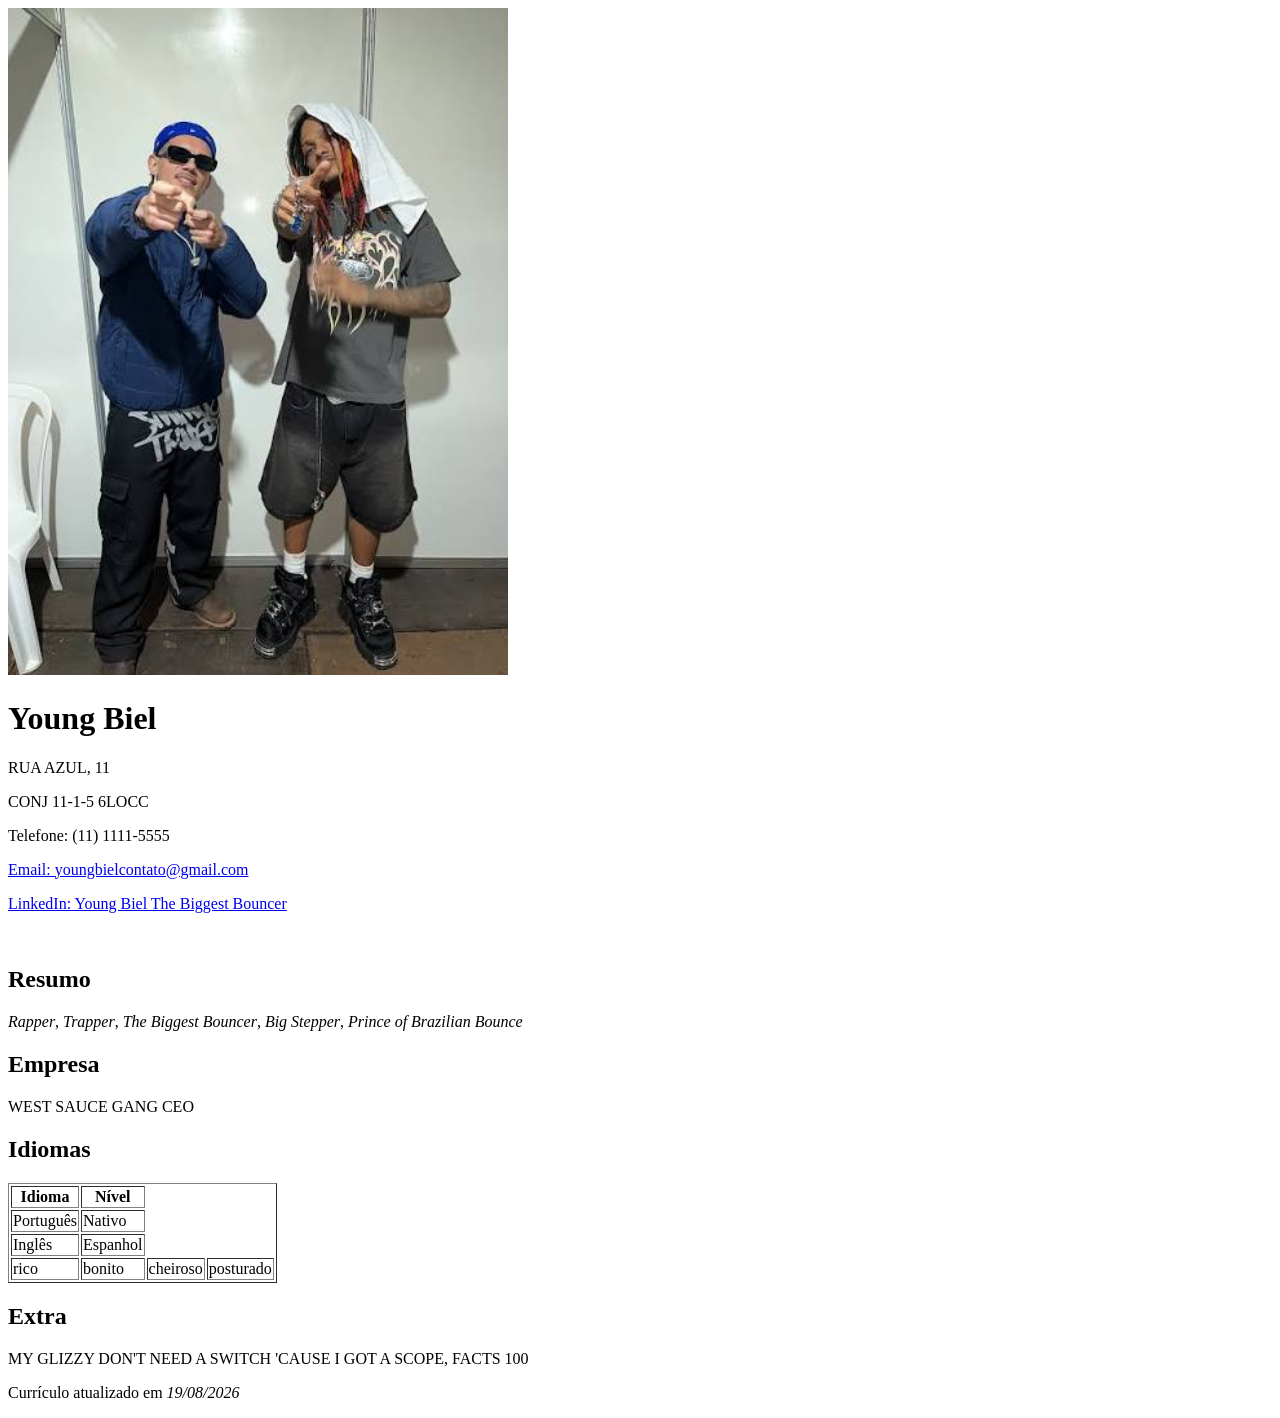
<file: aula 2/index.html>
<!DOCTYPE html>
<html lang="pt-br">
     

    <head>
        <meta charset="UTF-8">
        <title>Currículo - Young Biel</title>
    </head>
    <body>
        <div id="cabecalho">
            <img width="500px" src="./images/images.jpg" alt="Foto de perfil">
            <h1>Young Biel</h1>
            <p>RUA AZUL, 11</p>
                <p>CONJ 11-1-5 6LOCC</p>
            <p>Telefone: (11) 1111-5555</p>
            <p>
                <a href="youngbielcontato@gmail.com">Email: youngbielcontato@gmail.com</a>
            </p>
            <p>
                <a href="https://www.linkedin.com/in/youngbielthebiggestbouncer">LinkedIn: Young Biel The Biggest Bouncer </a>
            </p>
        </div>
        
        <br>
        <div id="conteudo">
            <div>
                <h2>Resumo</h2>
                <p>
                    <i>Rapper</i>, <i>Trapper</i>, <i> The Biggest Bouncer</i>, <i>Big Stepper</i>, <i>Prince of Brazilian Bounce</i>
                </p>
            </div>
    
        
        <div>
            <h2>Empresa</h2>
            <p>
            WEST SAUCE GANG CEO
            </p>
        </div>

        <div>
            <h2>Idiomas</h2>
            <table border="1">

                <tr>
                    <th>Idioma</th>
                    <th>Nível</th>
                </tr>

                <tr>
                    <td>Português</td>
                    <td>Nativo</td>
                </tr>

                <td>Inglês</td>
                <td>Espanhol</td>

                <tr>
                    <td>rico</td>
                    <td>bonito</td>
                    <td>cheiroso</td>
                    <td>posturado</td>
                </tr>
            </table>
        </div>

        <div>
            <h2>Extra</h2>
            <p>MY GLIZZY DON'T NEED A SWITCH 'CAUSE I GOT A SCOPE, FACTS 100</p>
        </div>
        

        <div id="rodape">
            <p>Currículo atualizado em <i>19/08/2026</i></p>
        </div>
    </body>
</html>
</file>
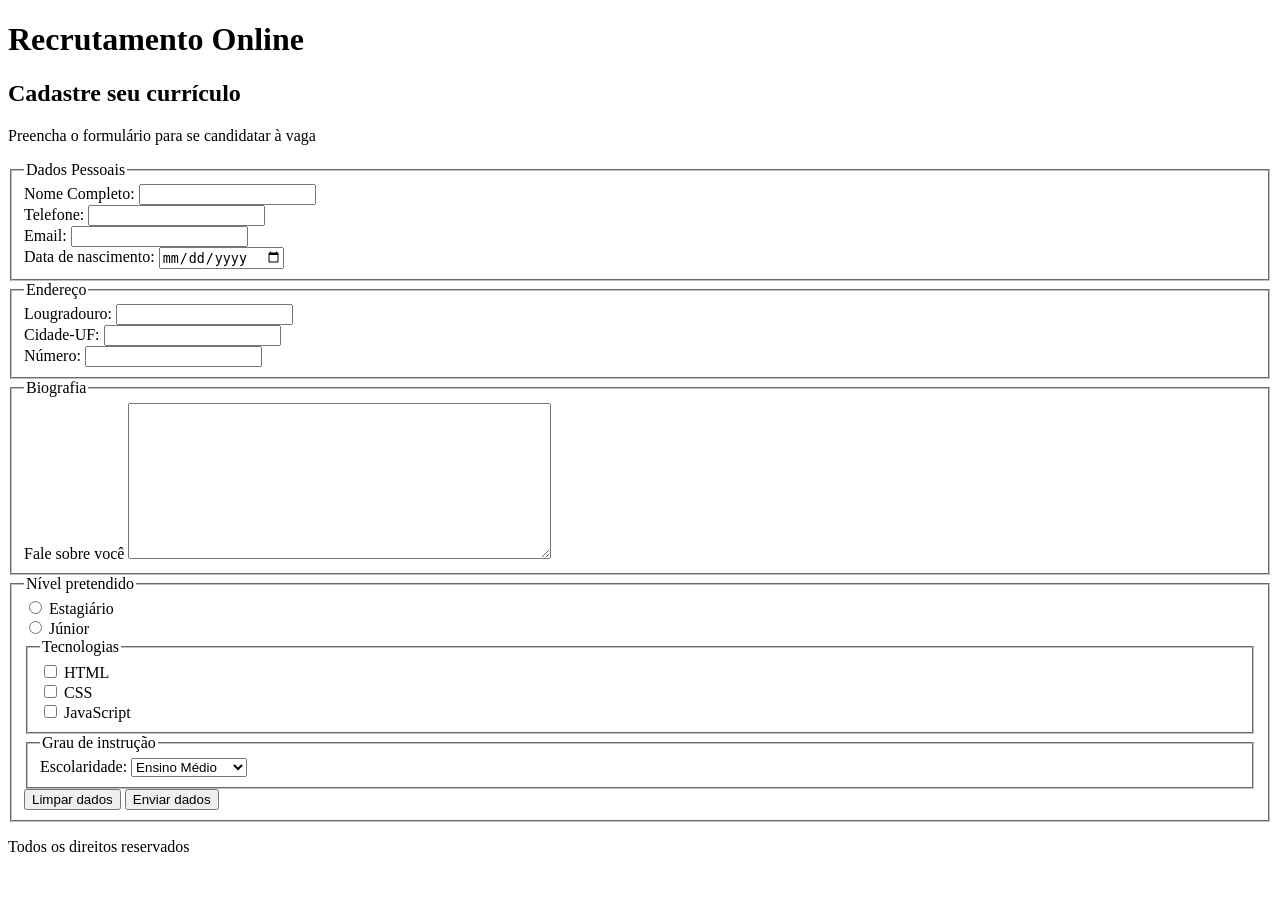
<file: aula 3/index.html>
<!DOCTYPE html>
<html lang="pt-br">
    <head>
        <title>Recrutamento Online</title>
        <meta charset="UTF-8">
    </head>
    <body>
        <header>
            <h1>Recrutamento Online</h1>
        </header>
        <main>
            <section>
                <h2>Cadastre seu currículo</h2>
                <form action="#" method="get">
                    <p>Preencha o formulário para se candidatar à vaga</p>
                    <fieldset>
                        <legend>Dados Pessoais</legend>
                        <div>
                            <label for="nome_id">Nome Completo:</label>
                            <input id="nome_id" name="nome" type="text">
                        </div>
                        <div>
                            <label for="telefone_id">Telefone:</label>
                            <input id="telefone_id" name="telefone" type="tel">
                        </div>
                        <div>
                            <label for="email_id">Email:</label>
                            <input id="email_id" name="email" type="email">
                        </div>
                        <div>
                            <label for="data_nasc_id">Data de nascimento:</label>
                            <input id="data_nasc_id" name="data_nasc" type="date">
                        </div>
                    </fieldset>
                    <fieldset>
                        <legend>Endereço</legend>
                        <div>
                            <label for="logradouro_id">Lougradouro:</label>
                            <input id="logradouro_id" name="logradouro" type="text">
                        </div>
                        <div>
                            <label for="cidade_id">Cidade-UF:</label>
                            <input id="cidade_id" name="cidade" type="text">
                        </div>
                        <div>
                            <label for="numero_id">Número:</label>
                            <input id="numero_id" name="numero" type="number">
                        </div>
                    </fieldset>
                    <fieldset>
                        <legend>Biografia</legend>
                        <div>
                            <label for="resumo_id">Fale sobre você</label>
                            <textarea id="resumo_id"
                                      name="resumo"
                                      rows="10"
                                      cols="50"></textarea>
                        </div>
                    </fieldset>
                    <fieldset>
                        <legend>Nível pretendido</legend>
                        <div>
                            <input id="estagiario_id"
                                   name="nível"
                                   type="radio"
                                   value="estagiario">
                            <label for="estagiario_id">Estagiário</label>
                        </div>
                        <div>
                            <input id="junior_id"
                                   name="nível"
                                   type="radio"
                                   value="junior">
                            <label for="junior_id">Júnior</label>
                        </div>
                        <fieldset>
                            <legend>Tecnologias</legend>
                            <div>
                            <input id="tec_html_id"
                                   name="tecnologia"
                                   type="checkbox"
                                   value="html">
                            <label for="tec_html_id">HTML</label>
                            </div>
                            <div>
                            <input id="tec_css_id"
                                   name="tecnologia"
                                   type="checkbox"
                                   value="css">
                            <label for="tec_css_id">CSS</label>
                            </div>
                            <div>
                            <input id="tec_js_id"
                                   name="tecnologia"
                                   type="checkbox"
                                   value="js">
                            <label for="tec_js_id">JavaScript</label>
                            </div>
                        </fieldset>
                        <fieldset>
                            <legend>Grau de instrução</legend>
                            <div>
                                <label for="escolaridade_id">Escolaridade:</label>
                                <select id="escolaridade_id" name="escolaridade">
                                    <option value="medio">Ensino Médio</option>
                                    <option value="graduacao">Graduação</option>
                                    <option value="pos">Pós-Graduação</option>
                                </select>
                            </div>
                        </fieldset>
                        <div>
                            <button type="reset">Limpar dados</button>
                            <button type="submit">Enviar dados</button>
                        </div>
                    </fieldset>
                </form>
            </section>
        </main>
        <footer>
            <p>Todos os direitos reservados</p>
        </footer>
    </body>
</html>
</file>
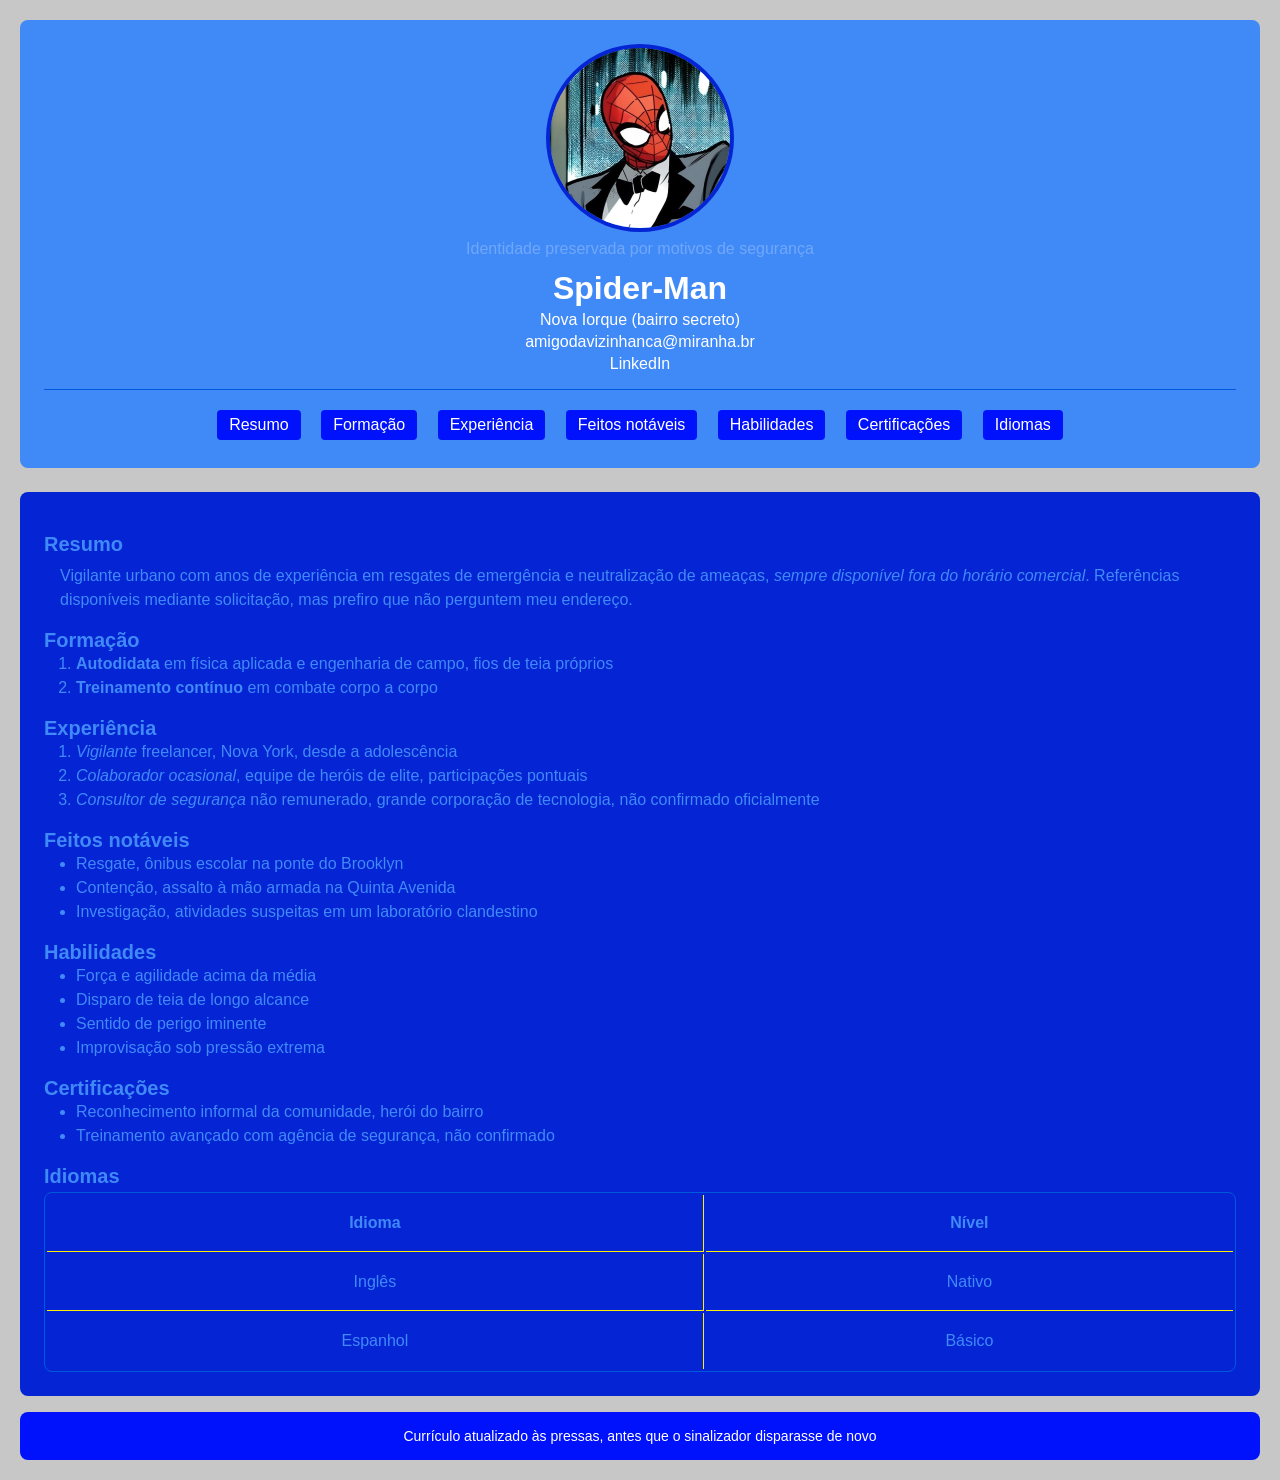
<file: aula 5/index.html>
<!DOCTYPE html>
<html lang="pt-br">
<head>
  <meta charset="UTF-8" />
  <meta name="viewport" content="width=device-width, initial-scale=1.0" />
  <title>Currículo Spider-Man</title>
  <link rel="stylesheet" href="./styles/global.css">
</head>
<body>
  <header>
    <figure>
      <img src="./images/miranha.jpg" alt="Foto de perfil, pessoa mascarada com traje vermelho e azul" />
      <figcaption>Identidade preservada por motivos de segurança</figcaption>
    </figure>
    <h1>Spider-Man</h1>
    <div class="header-info">
      <p>Nova Iorque (bairro secreto)</p>
      <p>
        <a href="mailto:amigodavizinhanca@miranha.br">amigodavizinhanca@miranha.br</a>
      </p>
      <p>
        <a href="https://www.linkedin.com/in/miranha/">LinkedIn</a>
      </p>
      <nav>
        <ul>
          <li><a href="#resumo">Resumo</a></li>
          <li><a href="#formacao">Formação</a></li>
          <li><a href="#experiencia">Experiência</a></li>
          <li><a href="#feitos">Feitos notáveis</a></li>
          <li><a href="#habilidades">Habilidades</a></li>
          <li><a href="#certificacoes">Certificações</a></li>
          <li><a href="#idiomas">Idiomas</a></li>
        </ul>
      </nav>
    </div>
  </header>

  <main>
    <section id="resumo">
      <h2>Resumo</h2>
      <p>
        Vigilante urbano com anos de experiência em resgates de emergência e neutralização de ameaças,
        <em>sempre disponível fora do horário comercial</em>. Referências disponíveis mediante solicitação,
        mas prefiro que não perguntem meu endereço.
      </p>
    </section>

    <section id="formacao">
      <h2>Formação</h2>
      <ol>
        <li><strong>Autodidata</strong> em física aplicada e engenharia de campo, fios de teia próprios</li>
        <li><strong>Treinamento contínuo</strong> em combate corpo a corpo</li>
      </ol>
    </section>

    <section id="experiencia">
      <h2>Experiência</h2>
      <ol>
        <li><em>Vigilante</em> freelancer, Nova York, desde a adolescência</li>
        <li><em>Colaborador ocasional</em>, equipe de heróis de elite, participações pontuais</li>
        <li><em>Consultor de segurança</em> não remunerado, grande corporação de tecnologia, não confirmado oficialmente</li>
      </ol>
    </section>

    <section id="feitos">
      <h2>Feitos notáveis</h2>
      <ul>
        <li>Resgate, ônibus escolar na ponte do Brooklyn</li>
        <li>Contenção, assalto à mão armada na Quinta Avenida</li>
        <li>Investigação, atividades suspeitas em um laboratório clandestino</li>
      </ul>
    </section>

    <section id="habilidades">
      <h2>Habilidades</h2>
      <ul>
        <li>Força e agilidade acima da média</li>
        <li>Disparo de teia de longo alcance</li>
        <li>Sentido de perigo iminente</li>
        <li>Improvisação sob pressão extrema</li>
      </ul>
    </section>

    <section id="certificacoes">
      <h2>Certificações</h2>
      <ul>
        <li>Reconhecimento informal da comunidade, herói do bairro</li>
        <li>Treinamento avançado com agência de segurança, não confirmado</li>
      </ul>
    </section>

    <section id="idiomas">
      <h2>Idiomas</h2>
      <table>
        <thead>
          <tr>
            <th scope="col">Idioma</th>
            <th scope="col">Nível</th>
          </tr>
        </thead>
        <tbody>
          <tr>
            <td>Inglês</td>
            <td>Nativo</td>
          </tr>
          <tr>
            <td>Espanhol</td>
            <td>Básico</td>
          </tr>
        </tbody>
      </table>
    </section>
  </main>

  <footer>
    <p>Currículo atualizado às pressas, antes que o sinalizador disparasse de novo</p>
  </footer>
</body>

</html>
</file>
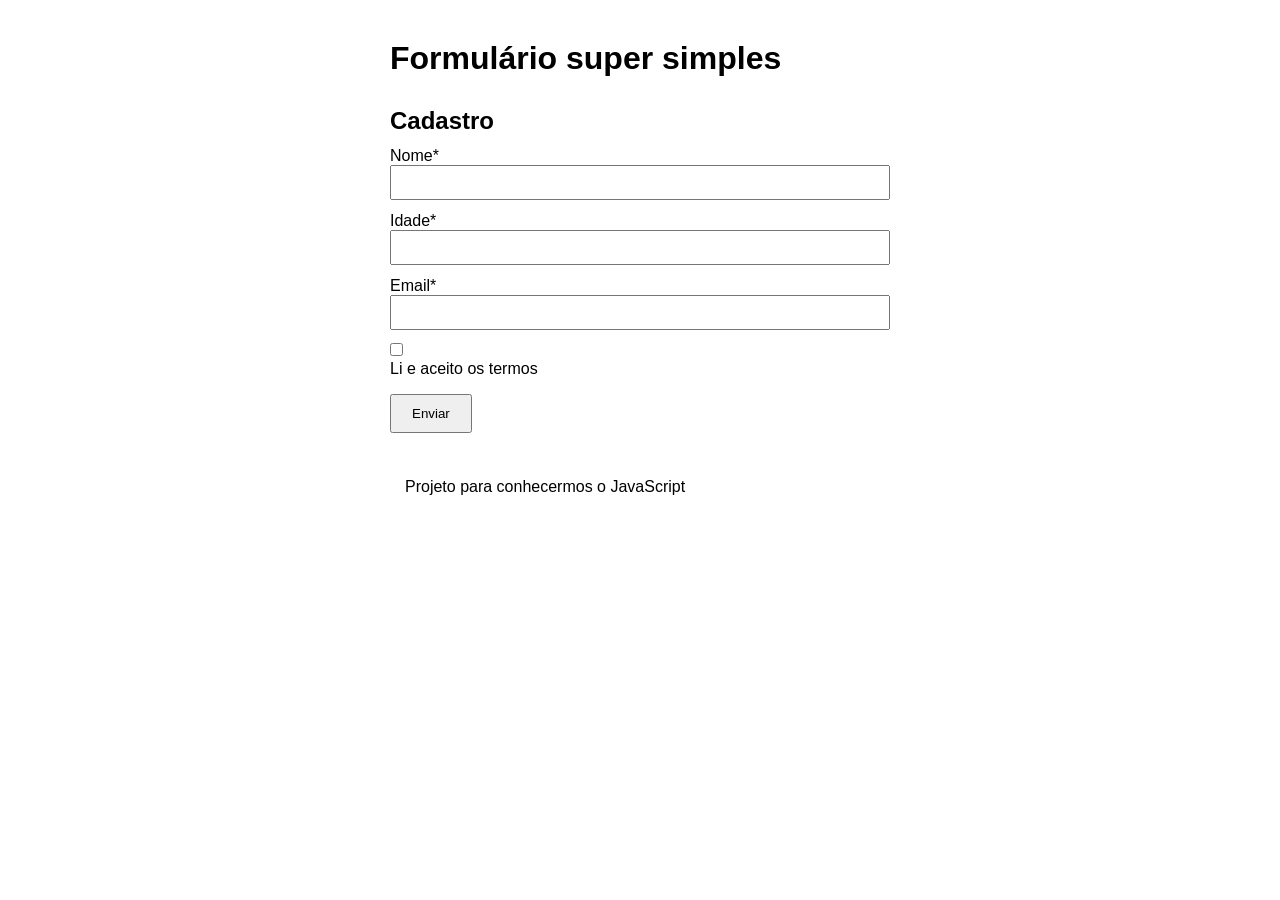
<file: aula 7/index.html>
<!DOCTYPE html>
<html lang="en">
<head>
    <meta charset="UTF-8">
    <meta name="viewport" content="width=device-width, initial-scale=1.0">
    <link rel="stylesheet" href="styles/global.css">
    <script src="scripts/index.js" defer></script>
    <title>Formulário JS</title>
</head>
<body>
    <header>
        <h1>Formulário super simples</h1>
    </header>
    <main>
        <h2>Cadastro</h2>
        <form id="cadastro" novalidate onsubmit="executar(event)">
            <label for="nome">Nome*</label>
            <input type="text" id="nome">
            <p id="erro-nome" class="oculto"></p>

            <label for="idade">Idade*</label>
            <input type="number" id="idade">
            <p id="erro-idade" class="oculto"></p>

            <label for="email">Email*</label>
            <input type="email" id="email">
            <p id="erro-email" class="oculto"></p>

            <label>
                <input type="checkbox" id="termos">
                <p>Li e aceito os termos</p>
                <p id="erro-termos" class="oculto"></p>
            </label>

            <button type="submit">Enviar</button>
            <p id="concluido" class="oculto"></p>

        </form>

    </main>

    <footer>
        <p>Projeto para conhecermos o JavaScript</p>
    </footer>
</body>
</html>
</file>
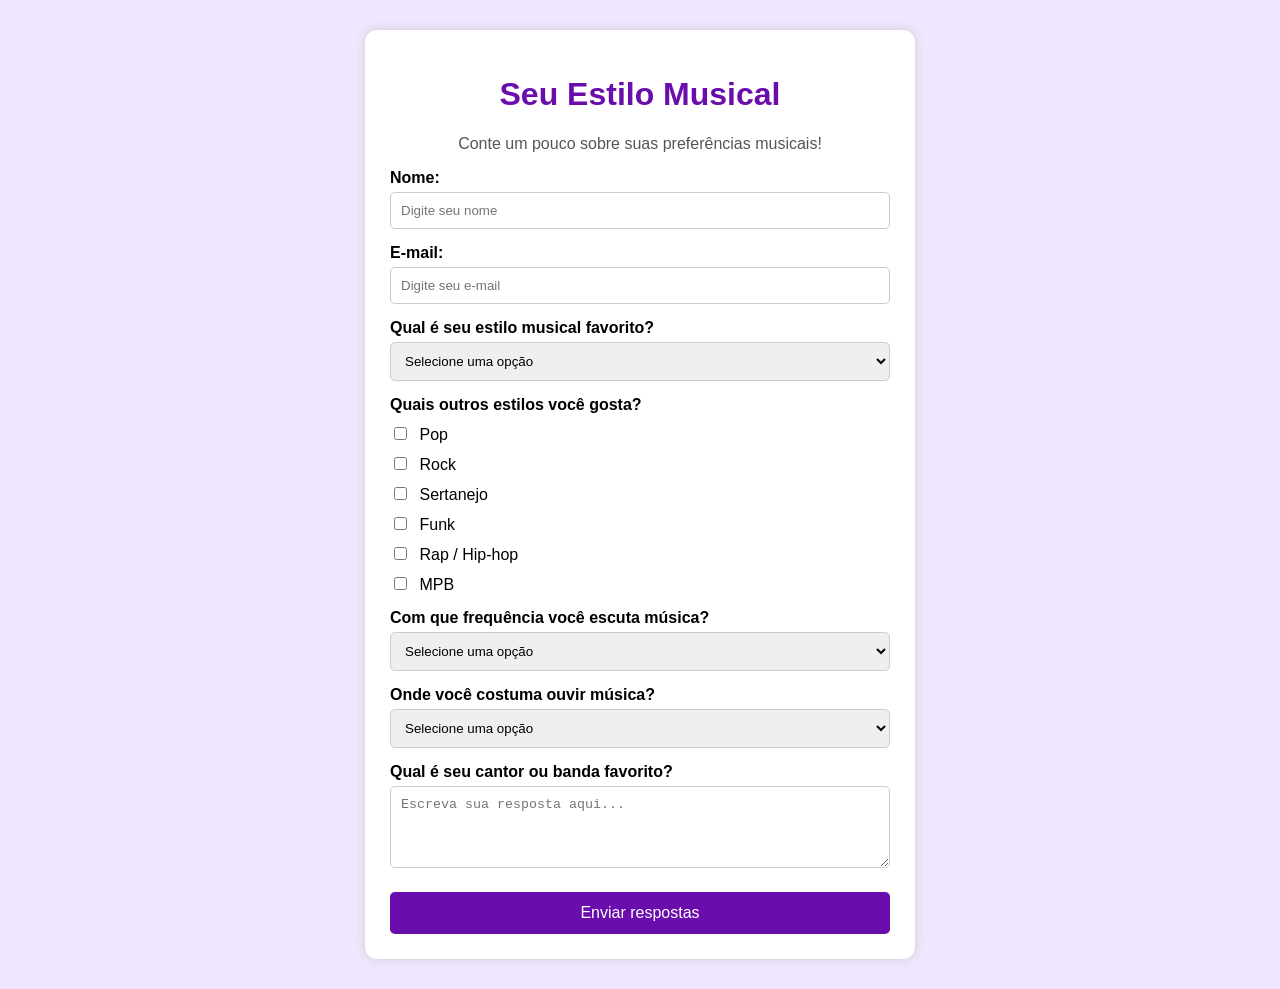
<file: aula-4/index.html>
<!DOCTYPE html>
<html lang="pt-BR">
<head>
    <meta charset="UTF-8">
    <meta name="viewport" content="width=device-width, initial-scale=1.0">
    <title>Formulário Musical</title>

    <style>
        body {
            font-family: Arial, sans-serif;
            background-color: #f0e6ff;
            margin: 0;
            padding: 30px;
        }

        .container {
            max-width: 500px;
            margin: auto;
            background-color: white;
            padding: 25px;
            border-radius: 12px;
            box-shadow: 0 0 10px #cccccc;
        }

        h1 {
            text-align: center;
            color: #6a0dad;
        }

        p {
            text-align: center;
            color: #555555;
        }

        label {
            display: block;
            margin-top: 15px;
            font-weight: bold;
        }

        input[type="text"],
        input[type="email"],
        select,
        textarea {
            width: 100%;
            padding: 10px;
            margin-top: 5px;
            border: 1px solid #cccccc;
            border-radius: 5px;
            box-sizing: border-box;
        }

        .opcao {
            margin-top: 10px;
        }

        .opcao label {
            display: inline;
            font-weight: normal;
            margin-left: 5px;
        }

        button {
            width: 100%;
            margin-top: 20px;
            padding: 12px;
            background-color: #6a0dad;
            color: white;
            border: none;
            border-radius: 5px;
            font-size: 16px;
            cursor: pointer;
        }

        button:hover {
            background-color: #4b087a;
        }
    </style>
</head>

<body>

    <div class="container">
        <h1> Seu Estilo Musical</h1>
        <p>Conte um pouco sobre suas preferências musicais!</p>

        <form action="#" method="post">

            <label for="nome">Nome:</label>
            <input type="text" id="nome" name="nome"
                   placeholder="Digite seu nome" required>

            <label for="email">E-mail:</label>
            <input type="email" id="email" name="email"
                   placeholder="Digite seu e-mail" required>

            <label for="estilo">Qual é seu estilo musical favorito?</label>
            <select id="estilo" name="estilo" required>
                <option value="">Selecione uma opção</option>
                <option value="pop">Pop</option>
                <option value="rock">Rock</option>
                <option value="sertanejo">Sertanejo</option>
                <option value="funk">Funk</option>
                <option value="rap">Rap / Hip-hop</option>
                <option value="gospel">Gospel</option>
                <option value="mpb">MPB</option>
                <option value="eletronica">Eletrônica</option>
                <option value="pagode">Pagode</option>
                <option value="outro">Outro</option>
            </select>

            <label>Quais outros estilos você gosta?</label>

            <div class="opcao">
                <input type="checkbox" id="pop" name="outros[]" value="Pop">
                <label for="pop">Pop</label>
            </div>

            <div class="opcao">
                <input type="checkbox" id="rock" name="outros[]" value="Rock">
                <label for="rock">Rock</label>
            </div>

            <div class="opcao">
                <input type="checkbox" id="sertanejo" name="outros[]" value="Sertanejo">
                <label for="sertanejo">Sertanejo</label>
            </div>

            <div class="opcao">
                <input type="checkbox" id="funk" name="outros[]" value="Funk">
                <label for="funk">Funk</label>
            </div>

            <div class="opcao">
                <input type="checkbox" id="rap" name="outros[]" value="Rap">
                <label for="rap">Rap / Hip-hop</label>
            </div>

            <div class="opcao">
                <input type="checkbox" id="mpb" name="outros[]" value="MPB">
                <label for="mpb">MPB</label>
            </div>

            <label for="frequencia">
                Com que frequência você escuta música?
            </label>

            <select id="frequencia" name="frequencia" required>
                <option value="">Selecione uma opção</option>
                <option value="raramente">Raramente</option>
                <option value="algumas vezes">Algumas vezes por semana</option>
                <option value="diariamente">Todos os dias</option>
                <option value="sempre">Quase o tempo todo</option>
            </select>

            <label for="plataforma">
                Onde você costuma ouvir música?
            </label>

            <select id="plataforma" name="plataforma">
                <option value="">Selecione uma opção</option>
                <option value="spotify">Spotify</option>
                <option value="youtube">YouTube</option>
                <option value="deezer">Deezer</option>
                <option value="radio">Rádio</option>
                <option value="outras">Outras plataformas</option>
            </select>

            <label for="comentarios">
                Qual é seu cantor ou banda favorito?
            </label>

            <textarea id="comentarios" name="comentarios"
                      rows="4"
                      placeholder="Escreva sua resposta aqui..."></textarea>

            <button type="submit">Enviar respostas</button>

        </form>
    </div>

</body>
</html>
</file>
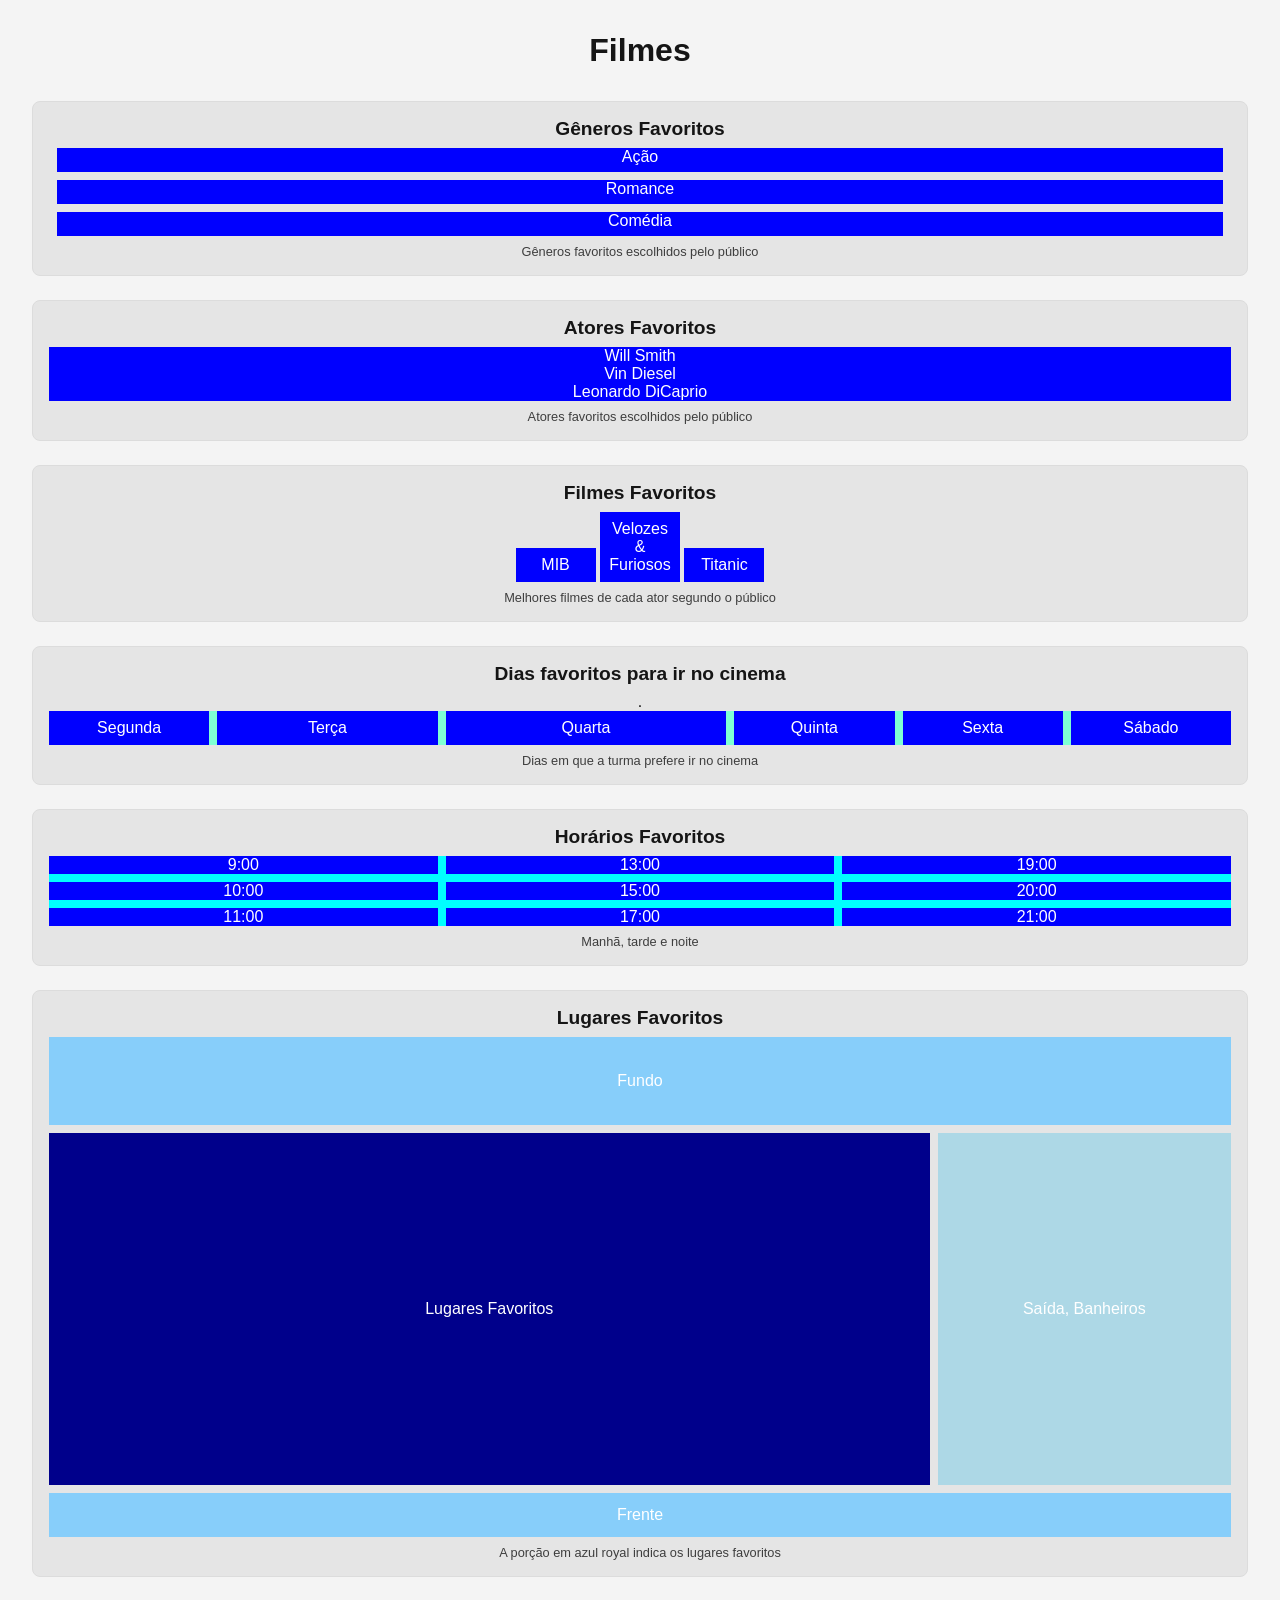
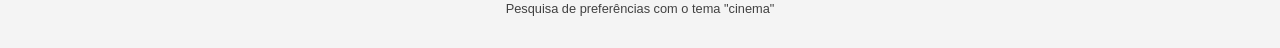
<file: aula 6/atividade/index.html>
<!DOCTYPE html>
<html>
<head>
    <meta charset="UTF-8">
    <meta name="viewport" content="width=device-width initial-scale=1.0">
    <link rel="stylesheet" href="./styles/global.css">
    <link rel="icon" href="./images/iconsblock.png" type="image/x-icon">
    <title>Filmes</title>
</head>
<body>
    <header>
        <h1>Filmes</h1>
    </header>
    <main>
        <section>
            <h2>Gêneros Favoritos</h2>
            <div class="container-block">
                <div class="item">Ação</div>
                <div class="item">Romance</div>
                <div class="item">Comédia</div>
            </div>
            <p>Gêneros favoritos escolhidos pelo público</p>
        </section>
        
        <section>
            <h2>Atores Favoritos</h2>
            <div class="container-inline">
                <div class="item">Will Smith</div>
                <div class="item">Vin Diesel</div>
                <div class="item">Leonardo DiCaprio</div>
            </div>
            <p>Atores favoritos escolhidos pelo público</p>
        </section>
        <section>
            <h2>Filmes Favoritos</h2>
            <div class="container-inline-block">
                <div class="item">MIB</div>
                <div class="item">Velozes & Furiosos</div>
                <div class="item">Titanic</div>
            </div>
            <p>Melhores filmes de cada ator segundo o público</p>
        </section>
        <section>
            <h2> Dias favoritos para ir no cinema</h2>.
            <div class= "container-flex">
                <div class="item">Segunda</div>
                <div id="item-2" class="item">Terça</div>
                <div id="item-3" class="item">Quarta</div>
                <div class="item">Quinta</div>
                <div class="item">Sexta</div>
                <div class="item">Sábado</div>
            </div>
            <p> Dias em que a turma prefere ir no cinema</p>
        </section>
         <section>
            <h2> Horários Favoritos</h2>
            <div class= "container-grid">
                <div class="item">9:00</div>
                <div class="item">13:00</div>
                <div class="item">19:00</div>
                <div class="item">10:00</div>
                <div class="item">15:00</div>
                <div class="item">20:00</div>
                <div class="item">11:00</div>
                <div class="item">17:00</div>
                <div class="item">21:00</div>
            </div>
            <p> Manhã, tarde e noite</p>
        </section>
         <section>
            <h2> Lugares Favoritos</h2>
            <div class= "container-grid-area">
                <div class="item item-cabecalho">Fundo</div>
                <div class="item item-principal">Lugares Favoritos</div>
                <div class="item item-artigo">Saída, Banheiros</div>
                <div class="item item-rodape">Frente</div>
            </div>
            <p> A porção em azul royal indica os lugares favoritos</p>
        </section>
        


    </main>
    <footer>
        <p>Pesquisa de preferências com o tema "cinema"</p>
    </footer>
</body>
</html>
</file>
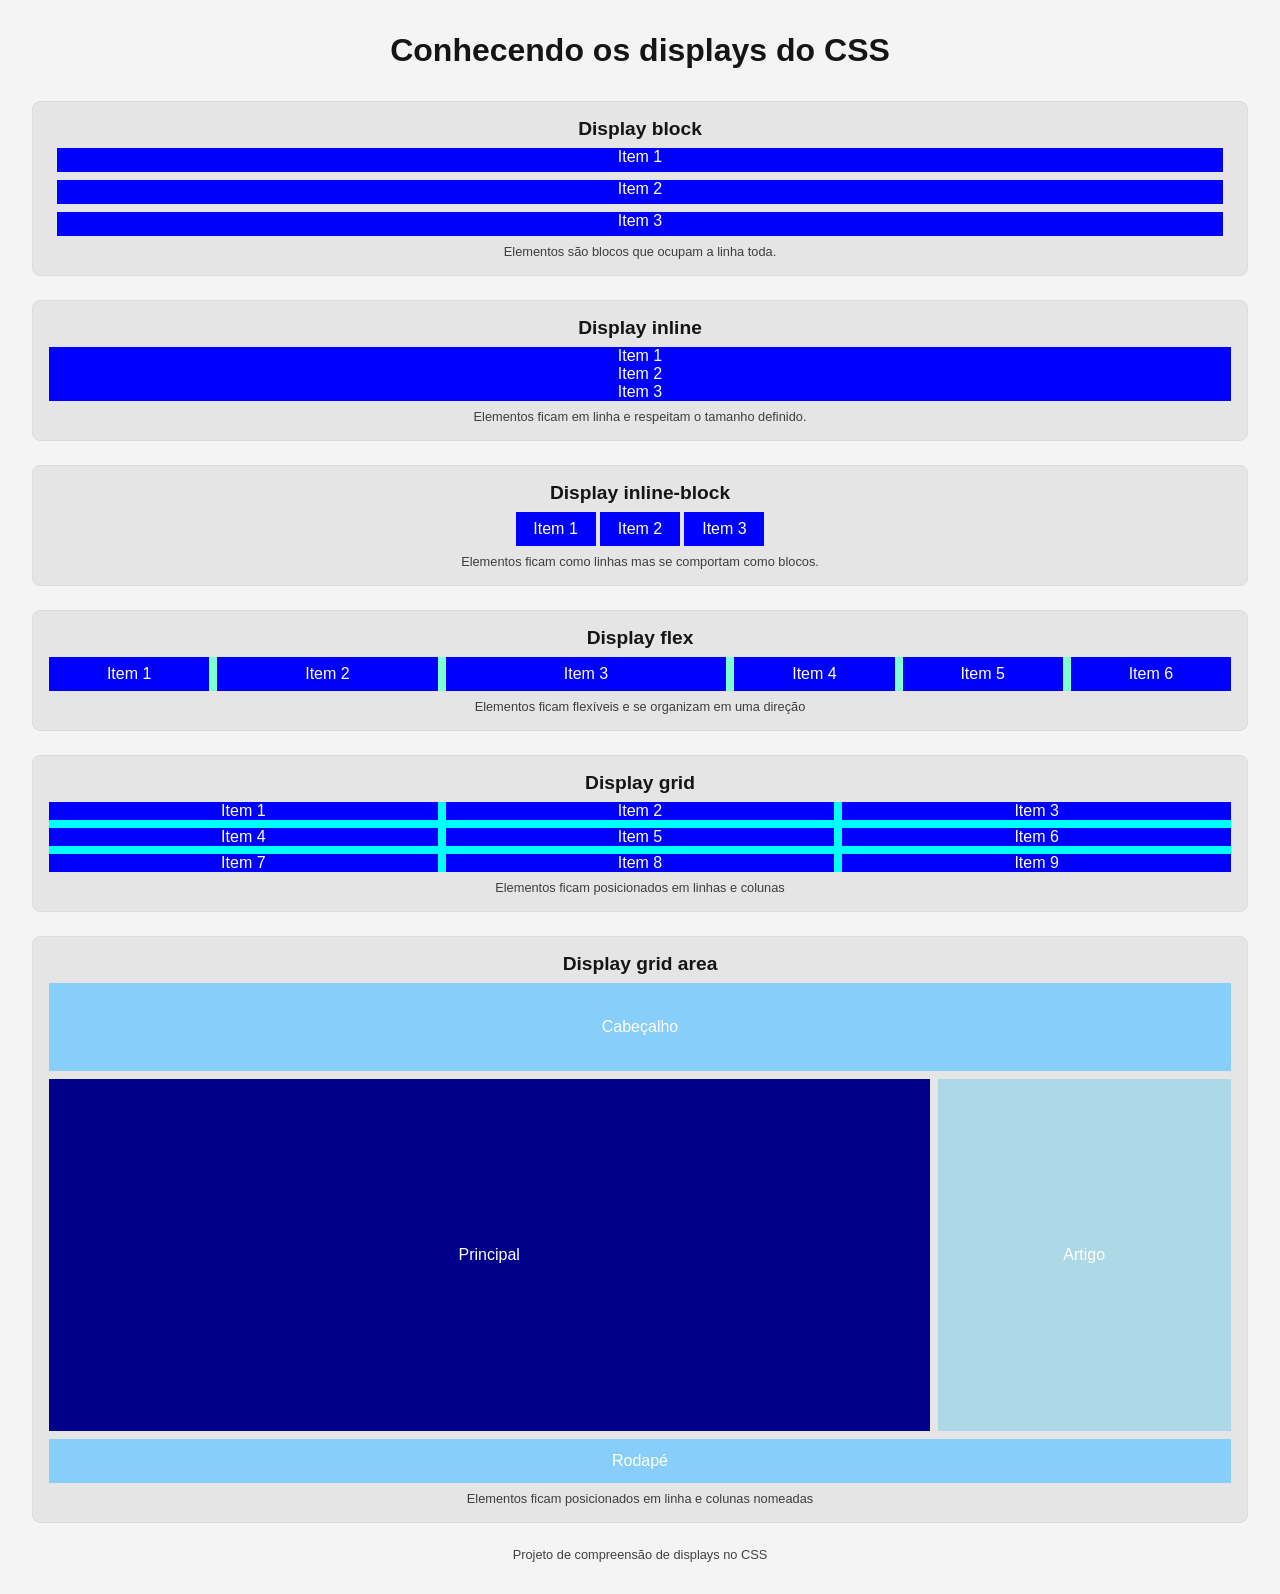
<file: aula 6/exemplos/index.html>
<!DOCTYPE html>
<html>
<head>
    <meta charset="UTF-8">
    <meta name="viewport" content="width=device-width initial-scale=1.0">
    <link rel="stylesheet" href="./styles/global.css">
    <link rel="icon" href="./images/iconsblock.png" type="image/x-icon">
    <title>Conhecendo os displays</title>
</head>
<body>
    <header>
        <h1>Conhecendo os displays do CSS</h1>
    </header>
    <main>
        <section>
            <h2>Display block</h2>
            <div class="container-block">
                <div class="item">Item 1</div>
                <div class="item">Item 2</div>
                <div class="item">Item 3</div>
            </div>
            <p>Elementos são blocos que ocupam a linha toda.</p>
        </section>
        
        <section>
            <h2>Display inline</h2>
            <div class="container-inline">
                <div class="item">Item 1</div>
                <div class="item">Item 2</div>
                <div class="item">Item 3</div>
            </div>
            <p>Elementos ficam em linha e respeitam o tamanho definido.</p>
        </section>
        <section>
            <h2>Display inline-block</h2>
            <div class="container-inline-block">
                <div class="item">Item 1</div>
                <div class="item">Item 2</div>
                <div class="item">Item 3</div>
            </div>
            <p>Elementos ficam como linhas mas se comportam como blocos.</p>
        </section>
        <section>
            <h2> Display flex</h2>
            <div class= "container-flex">
                <div class="item">Item 1</div>
                <div id="item-2" class="item">Item 2</div>
                <div id="item-3" class="item">Item 3</div>
                <div class="item">Item 4</div>
                <div class="item">Item 5</div>
                <div class="item">Item 6</div>
            </div>
            <p> Elementos ficam flexíveis e se organizam em uma direção</p>
        </section>
         <section>
            <h2> Display grid</h2>
            <div class= "container-grid">
                <div class="item">Item 1</div>
                <div class="item">Item 2</div>
                <div class="item">Item 3</div>
                <div class="item">Item 4</div>
                <div class="item">Item 5</div>
                <div class="item">Item 6</div>
                <div class="item">Item 7</div>
                <div class="item">Item 8</div>
                <div class="item">Item 9</div>
            </div>
            <p> Elementos ficam posicionados em linhas e colunas</p>
        </section>
         <section>
            <h2> Display grid area</h2>
            <div class= "container-grid-area">
                <div class="item item-cabecalho">Cabeçalho</div>
                <div class="item item-principal">Principal</div>
                <div class="item item-artigo">Artigo</div>
                <div class="item item-rodape">Rodapé</div>
            </div>
            <p> Elementos ficam posicionados em linha e colunas nomeadas</p>
        </section>
        


    </main>
    <footer>
        <p>Projeto de compreensão de displays no CSS</p>
    </footer>
</body>
</html>
</file>
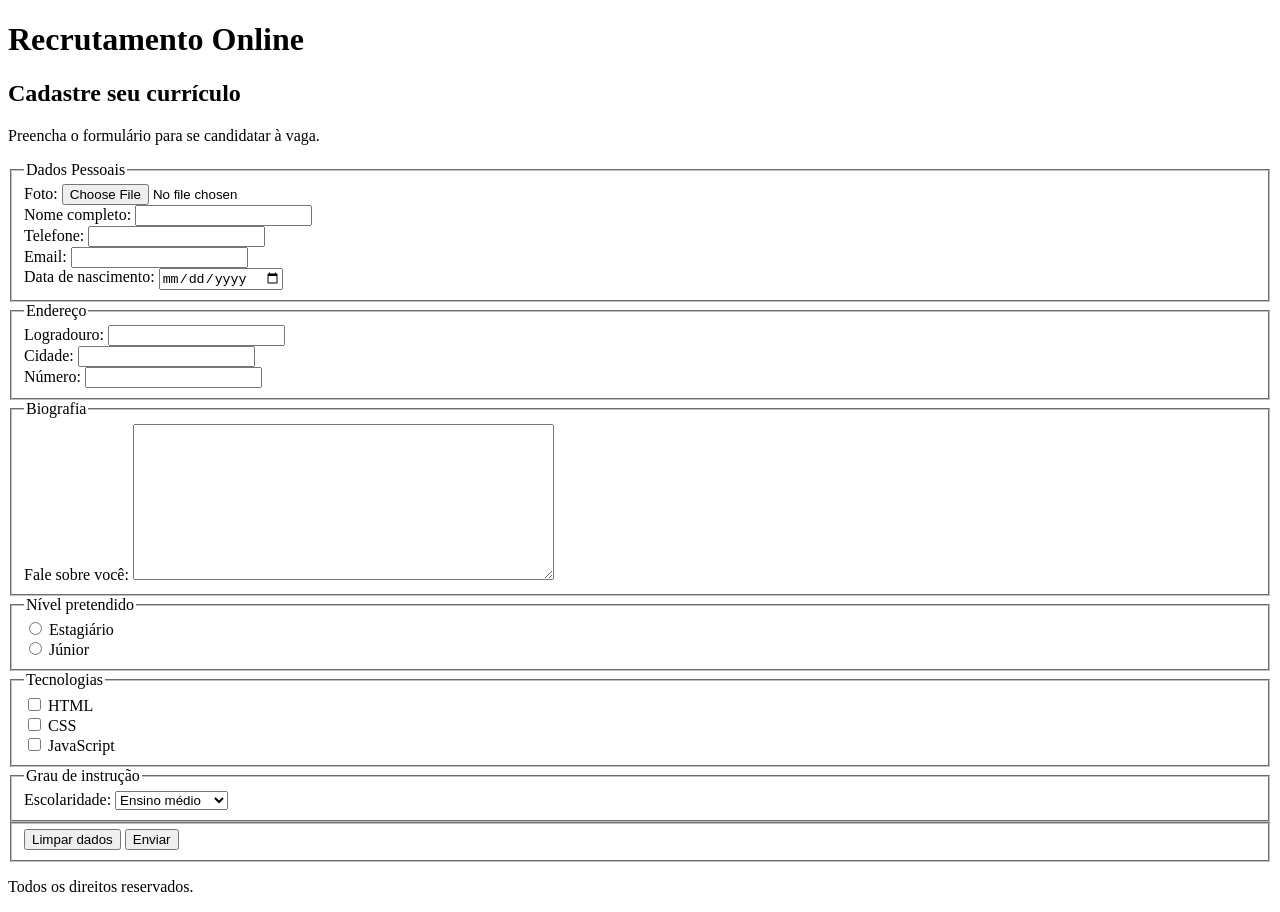
<file: aula 3/index2.html>
<!DOCTYPE html>
<html lang="pt-BR">
<head>
    <meta charset="UTF-8">
    <meta name="viewport" content="width=device-width, initial-scale=1.0">
    <title>Recrutamento Online</title>
</head>

<body>
    <header>
        <h1>Recrutamento Online</h1>
    </header>

    <main>
        <section>
            <h2>Cadastre seu currículo</h2>

            <form action="https://postman-echo.com/post" method="post" enctype="multipart/form-data">

                <p>Preencha o formulário para se candidatar à vaga.</p>

                <fieldset>
                    <legend>Dados Pessoais</legend>

                    <div>
                        <label for="foto_id">Foto:</label>
                        <input id="foto_id" name="foto" type="file" accept="image/*">
                    </div>

                    <div>
                        <label for="nome_id">Nome completo:</label>
                        <input id="nome_id" name="nome" type="text">
                    </div>

                    <div>
                        <label for="telefone_id">Telefone:</label>
                        <input id="telefone_id" name="telefone" type="tel">
                    </div>

                    <div>
                        <label for="email_id">Email:</label>
                        <input id="email_id" name="email" type="email">
                    </div>

                    <div>
                        <label for="data_nasc_id">Data de nascimento:</label>
                        <input id="data_nasc_id" name="data_nasc" type="date">
                    </div>
                </fieldset>

                <fieldset>
                    <legend>Endereço</legend>

                    <div>
                        <label for="logradouro_id">Logradouro:</label>
                        <input id="logradouro_id" name="logradouro" type="text">
                    </div>

                    <div>
                        <label for="cidade_id">Cidade:</label>
                        <input id="cidade_id" name="cidade" type="text">
                    </div>

                    <div>
                        <label for="numero_id">Número:</label>
                        <input id="numero_id" name="numero" type="number">
                    </div>
                </fieldset>

                <fieldset>
                    <legend>Biografia</legend>

                    <div>
                        <label for="resumo_id">Fale sobre você:</label>
                        <textarea id="resumo_id" name="resumo" rows="10" cols="50"></textarea>
                    </div>
                </fieldset>

                <fieldset>
                    <legend>Nível pretendido</legend>

                    <div>
                        <input id="estagiario_id" name="nivel" type="radio" value="estagiario">
                        <label for="estagiario_id">Estagiário</label>
                    </div>

                    <div>
                        <input id="junior_id" name="nivel" type="radio" value="junior">
                        <label for="junior_id">Júnior</label>
                    </div>
                </fieldset>

                <fieldset>
                    <legend>Tecnologias</legend>

                    <div>
                        <input id="tec_html_id" name="tecnologia" type="checkbox" value="html">
                        <label for="tec_html_id">HTML</label>
                    </div>

                    <div>
                        <input id="tec_css_id" name="tecnologia" type="checkbox" value="css">
                        <label for="tec_css_id">CSS</label>
                    </div>

                    <div>
                        <input id="tec_js_id" name="tecnologia" type="checkbox" value="js">
                        <label for="tec_js_id">JavaScript</label>
                    </div>
                </fieldset>

                <fieldset>
                    <legend>Grau de instrução</legend>

                    <div>
                        <label for="escolaridade_id">Escolaridade:</label>

                        <select id="escolaridade_id" name="escolaridade">
                            <option value="medio">Ensino médio</option>
                            <option value="graduacao">Graduação</option>
                            <option value="pos">Pós-graduação</option>
                        </select>
                    </div>
                </fieldset>

                <fieldset>
                    <div>
                        <button type="reset">Limpar dados</button>
                        <button type="submit">Enviar</button>
                    </div>
                </fieldset>

            </form>
        </section>
    </main>

    <footer>
        <p>Todos os direitos reservados.</p>
    </footer>
</body>
</html>
</file>
<file: aula 5/styles/global.css>
* {
    box-sizing: border-box;
    margin: 0;
    padding: 0;
}

body {
    font-size: 16px;
    font-family: Arial, Helvetica, sans-serif;
    color: #000000;
    background-color: #c7c7c7;
    padding: 1.25rem;
    max-width: 50ren;
    margin:auto;
}

header {
    background-color: rgb(64, 138, 248);
    color: #ffff;
    padding: 1.5rem;
    text-align: center;
    border-radius: 0.5rem;
}

header img {
    width: 11.75rem;
    border-radius: 50%;
    border: 0.25rem solid #0524d4;
}

header figcaption {
    margin-top: 0.75rem;
    opacity: 0.25;
    margin-top: 0.25rem;
}

header h1 {
    margin-top: 0.75rem;
    font-size: 2rem;
}

.reader-info {
    margin-top: 1rem;
}

header p {
    margin-top: 0.25rem;
}

header a {
    color: inherit;
    text-decoration: none;
}

header a:hover {
    opacity: 0.8;
    cursor: pointer;
    color: rgb(109, 93, 248);
    transition: 1s;
}

nav {
    margin-top: 1rem;
    padding-top: 1rem;
    border-top: 0.0625rem solid #0058dd;
}

nav ul {
    list-style: none;
}

nav li {
    display: inline-block;
    margin: 0.25rem 0.5rem;
}

nav a {
    display: inline-block;
    background-color: #0011fc;
    padding: 0.375rem 00.75rem;
    border-radius: 0.25rem;
}

main {
    margin-top: 1.5rem;
    padding: 1.5rem;
    color:rgb(64, 138, 248);
    background-color: #0524d4;
    border-radius: 0.5rem;
}

section {
    margin-top: 1rem;
    line-height: 1.5rem;
}

section h2 {
    color:rgb(64, 138, 248);
    font-size: 1.25rem;
}

section p {
    margin: 0.5rem 1rem;
}

section ul,
section ol {
    margin-left: 1rem;
    padding-left: 1rem;
}

table {
    width: 100%;
    margin-top: 0.25rem;
    border: 0.0275rem solid #0058dd;
    border-radius: 0.5rem;
}

table th,
table td {
    padding: 1rem;
    text-align: center;
    border-right: 0.0275rem solid #ffee00;
    border-bottom: 0.0275rem solid #ffee00;
}

table th:last-child,
table td:last-child {
    border-right: none;
}

table tr:last-child td {
    border-bottom: none;
}

footer {
    margin-top: 1rem;
    font-size: 0.875rem;
    text-align: center;
    color:rgb(255, 255, 255);
    background-color: #0011fc;
    padding: 1rem;
    border-radius: 0.5rem;
}
</file>
<file: aula 7/styles/global.css>
* {
    margin: 0;
    padding: 0;
    box-sizing: border-box;
}

html {
    font-size: 62.5%;
}

body {
    font-family: Arial, sans-serif;
    font-size: 1.6rem;
    max-width: 50rem;
    margin: 4rem auto;
}

main {
    margin-top: 3rem;
}

footer {
    margin-top: 3rem;
}

footer p {
    margin-top: 1rem;
    padding: 1.5rem;
}

/* span {
    display: block;
} */

label {
    display: block;
    margin-top: 1.2rem;
}

input[type="text"],
input[type="number"],
input[type="email"] {
    padding: 0.8rem;
    width: 100%;
}

button {
    padding: 1rem 2rem;
    margin-top: 1.6rem;
}

.oculto {
    display: none;
}

.sucesso {
    background-color: #ffe08a;
    font-weight: bold;
}

.erro {
    color: #8a1c1c;
    background-color: #ffe6e6;
}
</file>
<file: aula 6/atividade/styles/global.css>
* {
    margin: 0;
    padding: 0;
    box-sizing: border-box;
}

body {
    font-size: 16px;
    font-family: Arial, sans-serif;
    padding: 2rem;
    background-color: #f4f4f4;
    color: #151515;
}

h1 {
    text-align: center;
    margin-bottom: 2rem;
}

h2 {
    font-size: 1.2rem;
    margin-bottom: 0.5rem;
}

p {
    opacity: 0.8;
    font-size: 0.8rem;
    margin-top: 0.5rem;
}

section {
    background-color: #e5e5e5;
    padding: 1rem;
    margin-bottom: 1.5rem;
    border-radius: 0.5rem;
    border: 1px solid #dcdcdc;
    text-align: center;
}

footer {
    text-align: center;
}

.item {
    color: white;
    background-color: blue;
}

.container-block .item {
    display: block;
    height: 1.5rem;
    margin: 0.5rem;
}

.container-inline- .item {
    display: inline;
}

.container-inline-block .item {
    display: inline-block;
    padding: 0.5rem;
    width: 5rem;
}

.container-flex {
    display: flex;
    background-color: aquamarine;
    flex-direction: row;
    flex-wrap: wrap;
    justify-content: center;
    gap: 0.5rem;
}

.container-flex .item {
    padding: 0.5rem;
    flex-basis: 100px;
    flex-shrink: 1;
    flex-grow: 1;
}

#item-2 {
    flex-grow: 2;
}

#item-3 {
    flex-grow: 3;
}

.container-grid {
    background-color: aqua;
    display: grid;
    grid-template-columns: repeat(3, 1fr);
    /* grid-auto-rows: minmax(100px, auto);  */
    gap: 0.5rem;
}

.container-grid .item {
    display: flex;
    align-items: center;
    justify-content: center;
}

.container-grid-area {
    display: grid;
    grid-template-areas:
    "cabecalho cabecalho"
    "principal artigo"
    "rodape rodape";
    grid-template-columns: 3fr 1fr;
    grid-template-rows: 1fr 4fr 0.5fr;
    height: 500px;
    gap: 0.5rem;
}

.container-grid-area div {
    display: flex;
    align-items: center;
    justify-content: center;
}

.container-grid-area .item-cabecalho {
    grid-area: cabecalho;
    background-color: lightskyblue;
}

.container-grid-area .item-principal {
    grid-area: principal;
    background-color: darkblue
}

.container-grid-area .item-artigo {
    grid-area: artigo;
    background-color: lightblue;
}

.container-grid-area .item-rodape {
    grid-area: rodape;
    background-color: lightskyblue;
}
</file>
<file: aula 6/exemplos/styles/global.css>
* {
    margin: 0;
    padding: 0;
    box-sizing: border-box;
}

body {
    font-size: 16px;
    font-family: Arial, sans-serif;
    padding: 2rem;
    background-color: #f4f4f4;
    color: #151515;
}

h1 {
    text-align: center;
    margin-bottom: 2rem;
}

h2 {
    font-size: 1.2rem;
    margin-bottom: 0.5rem;
}

p {
    opacity: 0.8;
    font-size: 0.8rem;
    margin-top: 0.5rem;
}

section {
    background-color: #e5e5e5;
    padding: 1rem;
    margin-bottom: 1.5rem;
    border-radius: 0.5rem;
    border: 1px solid #dcdcdc;
    text-align: center;
}

footer {
    text-align: center;
}

.item {
    color: white;
    background-color: blue;
}

.container-block .item {
    display: block;
    height: 1.5rem;
    margin: 0.5rem;
}

.container-inline- .item {
    display: inline;
}

.container-inline-block .item {
    display: inline-block;
    padding: 0.5rem;
    width: 5rem;
}

.container-flex {
    display: flex;
    background-color: aquamarine;
    flex-direction: row;
    flex-wrap: wrap;
    justify-content: center;
    gap: 0.5rem;
}

.container-flex .item {
    padding: 0.5rem;
    flex-basis: 100px;
    flex-shrink: 1;
    flex-grow: 1;
}

#item-2 {
    flex-grow: 2;
}

#item-3 {
    flex-grow: 3;
}

.container-grid {
    background-color: aqua;
    display: grid;
    grid-template-columns: repeat(3, 1fr);
    /* grid-auto-rows: minmax(100px, auto);  */
    gap: 0.5rem;
}

.container-grid .item {
    display: flex;
    align-items: center;
    justify-content: center;
}

.container-grid-area {
    display: grid;
    grid-template-areas:
    "cabecalho cabecalho"
    "principal artigo"
    "rodape rodape";
    grid-template-columns: 3fr 1fr;
    grid-template-rows: 1fr 4fr 0.5fr;
    height: 500px;
    gap: 0.5rem;
}

.container-grid-area div {
    display: flex;
    align-items: center;
    justify-content: center;
}

.container-grid-area .item-cabecalho {
    grid-area: cabecalho;
    background-color: lightskyblue;
}

.container-grid-area .item-principal {
    grid-area: principal;
    background-color: darkblue
}

.container-grid-area .item-artigo {
    grid-area: artigo;
    background-color: lightblue;
}

.container-grid-area .item-rodape {
    grid-area: rodape;
    background-color: lightskyblue;
}
</file>
